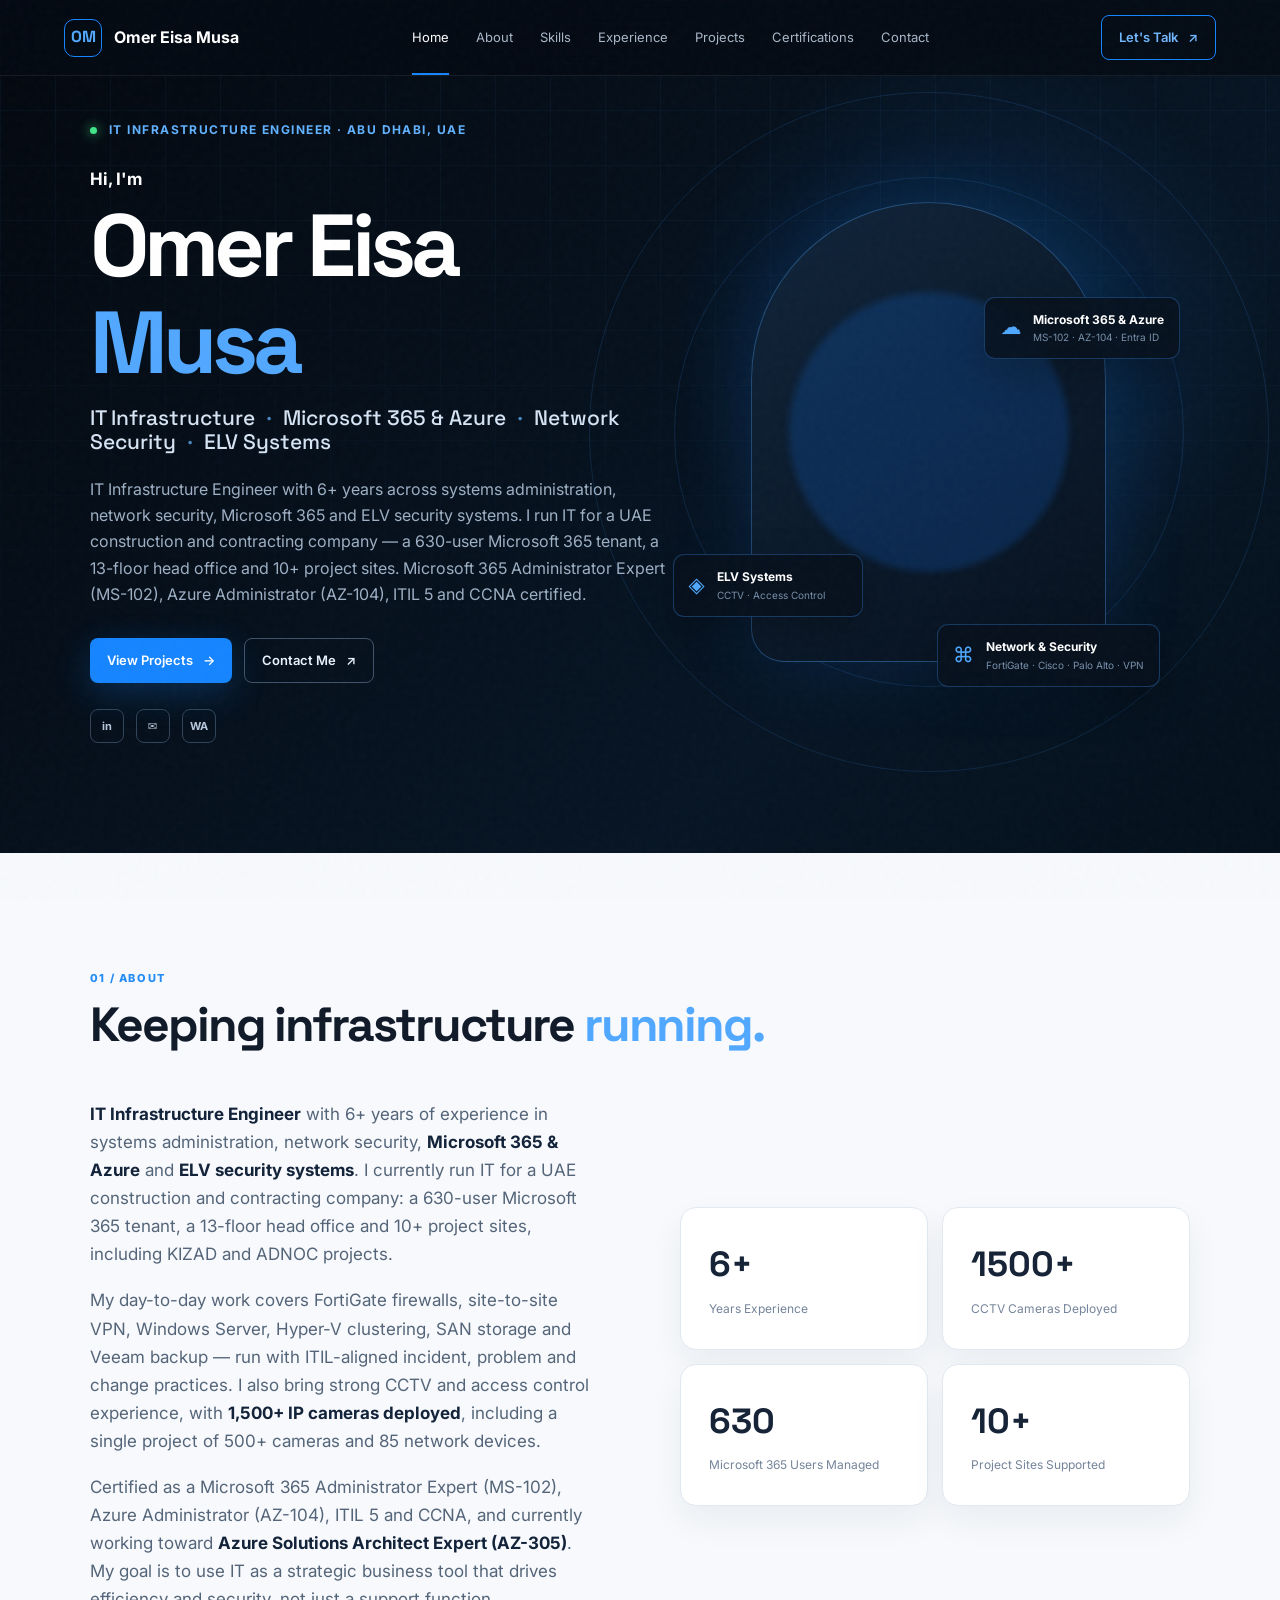
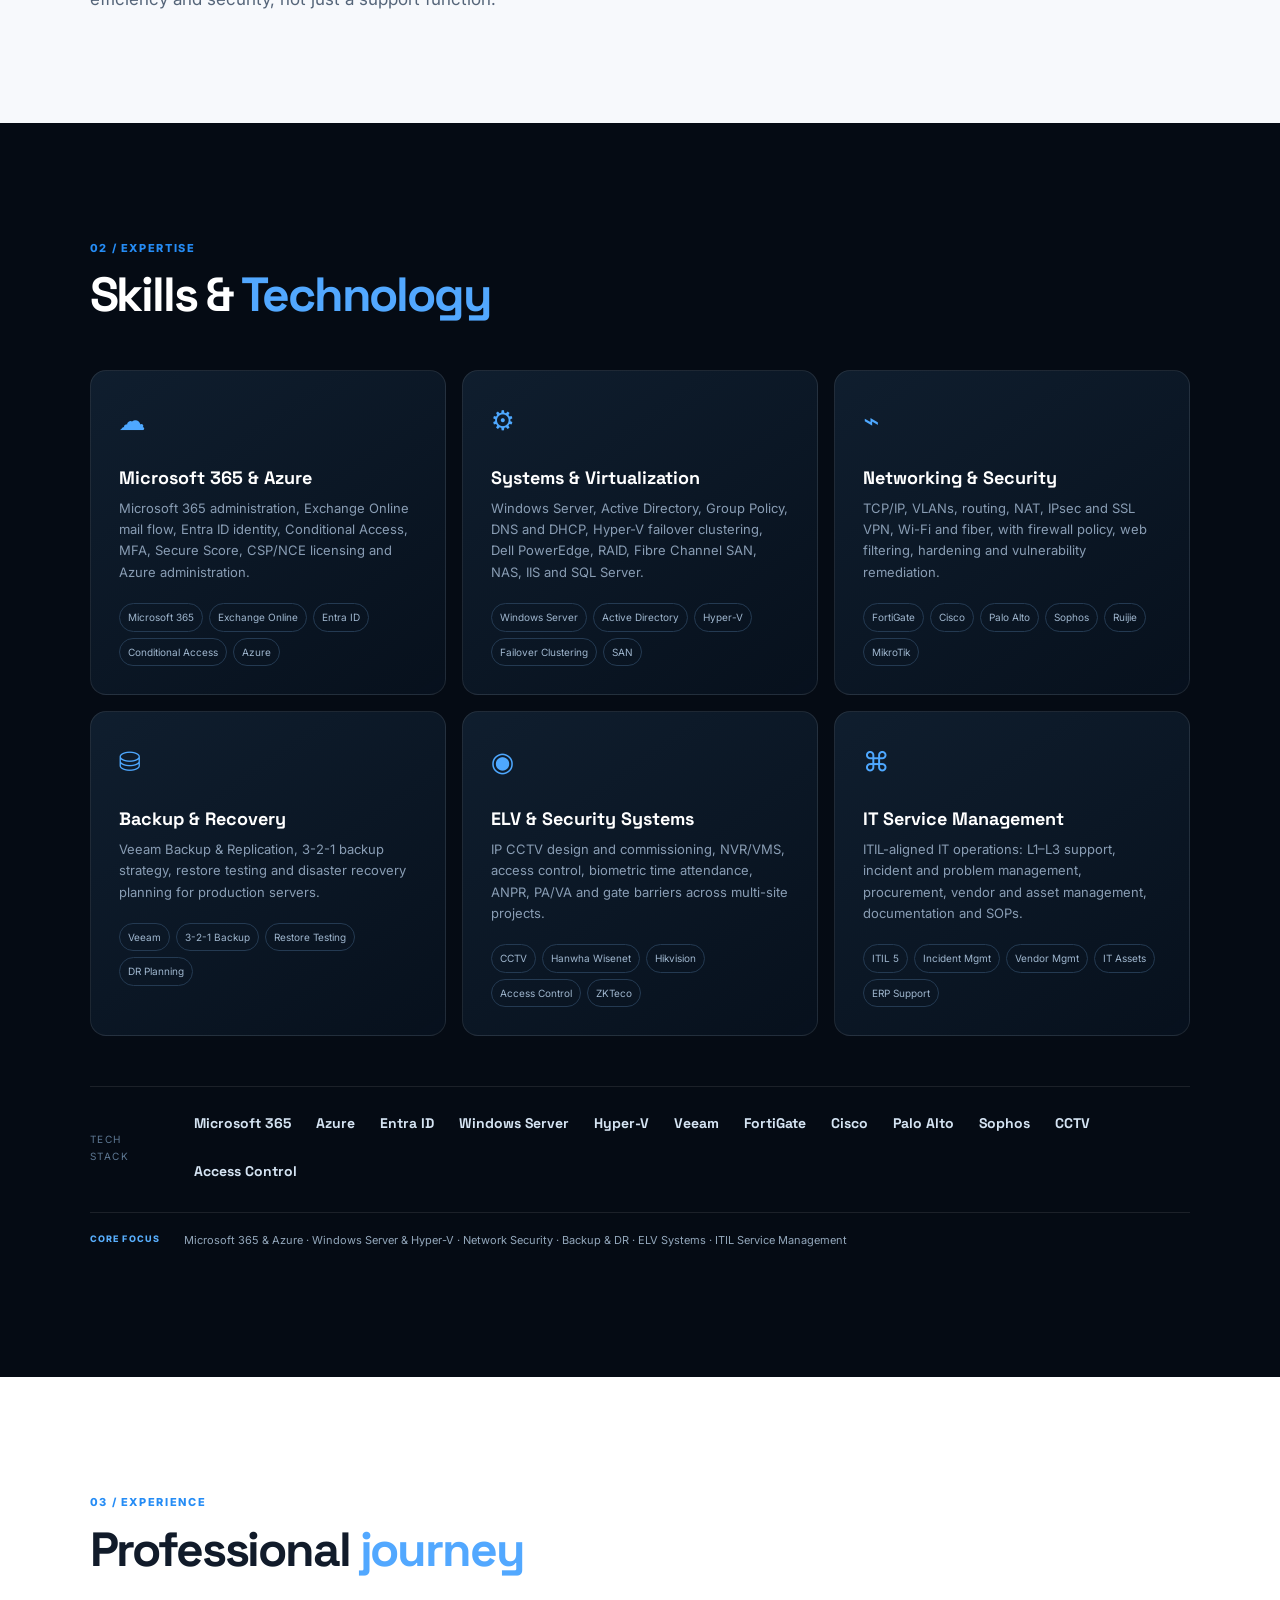
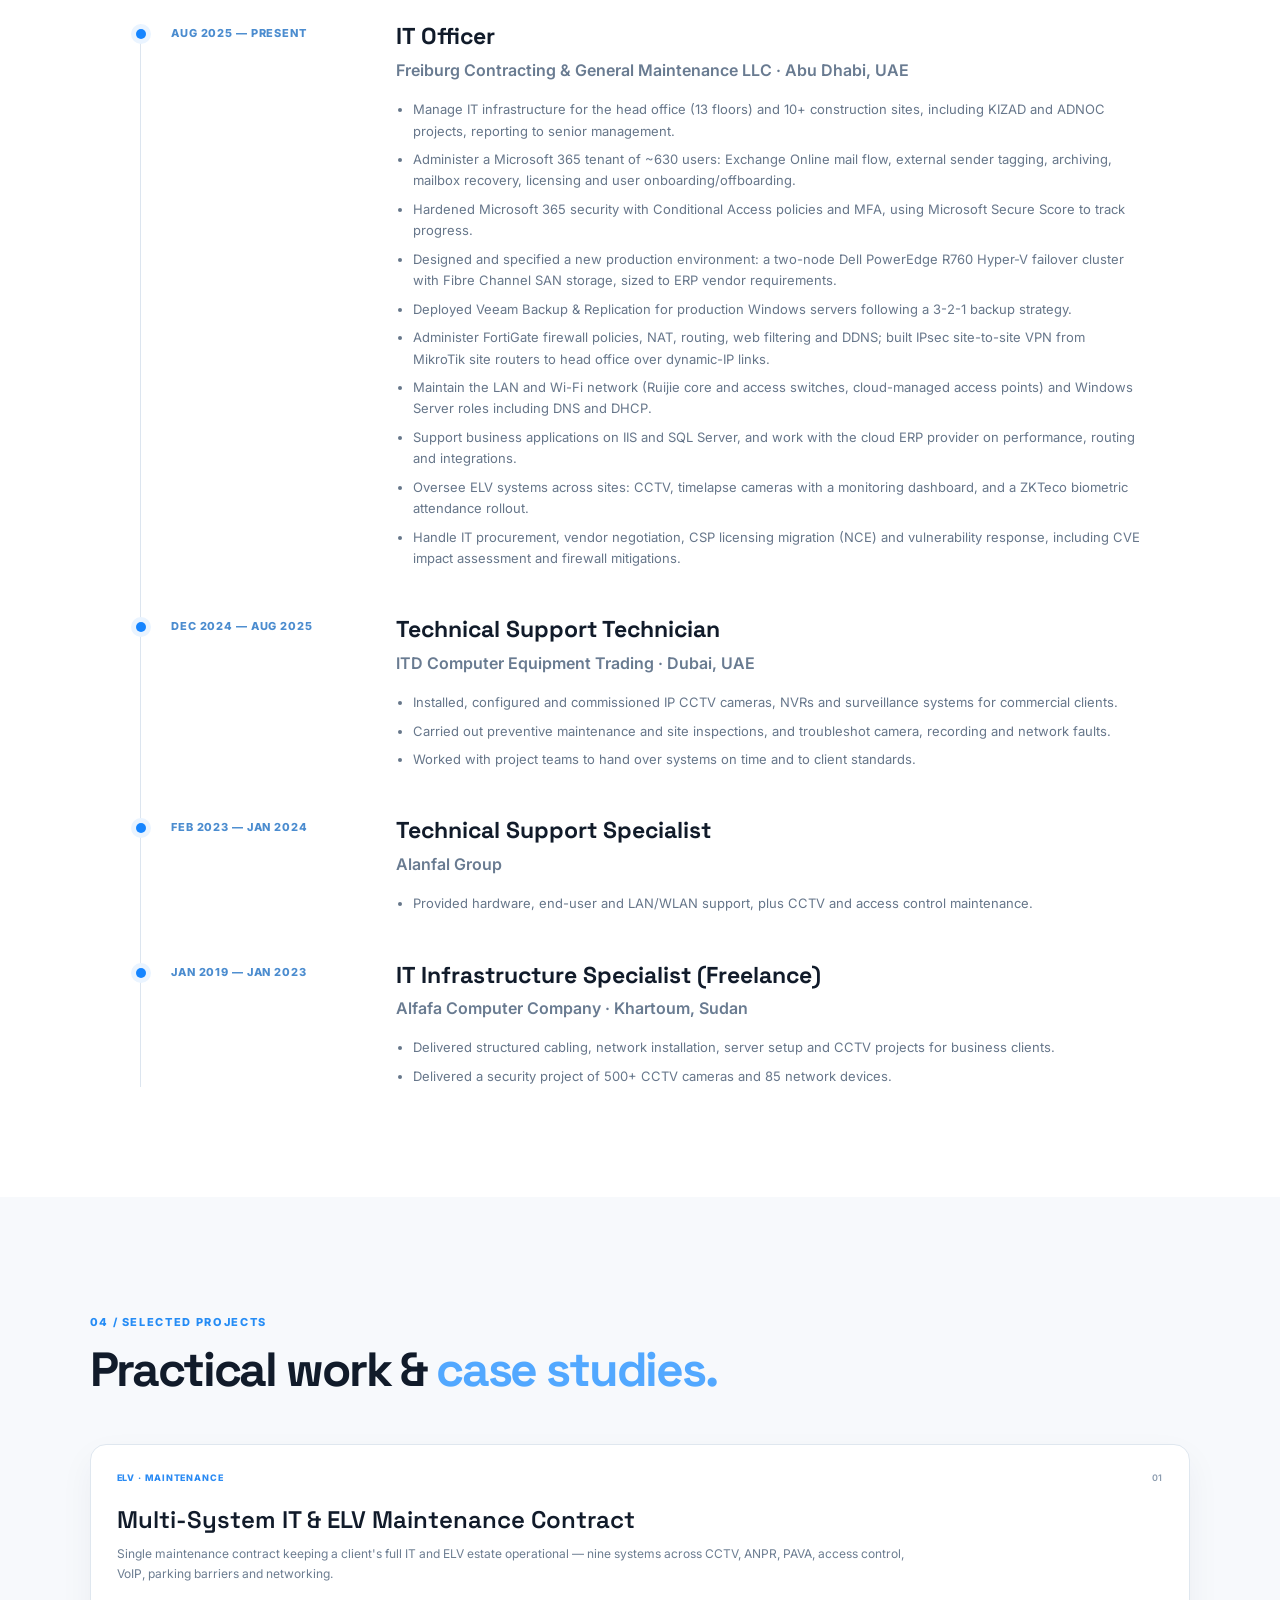
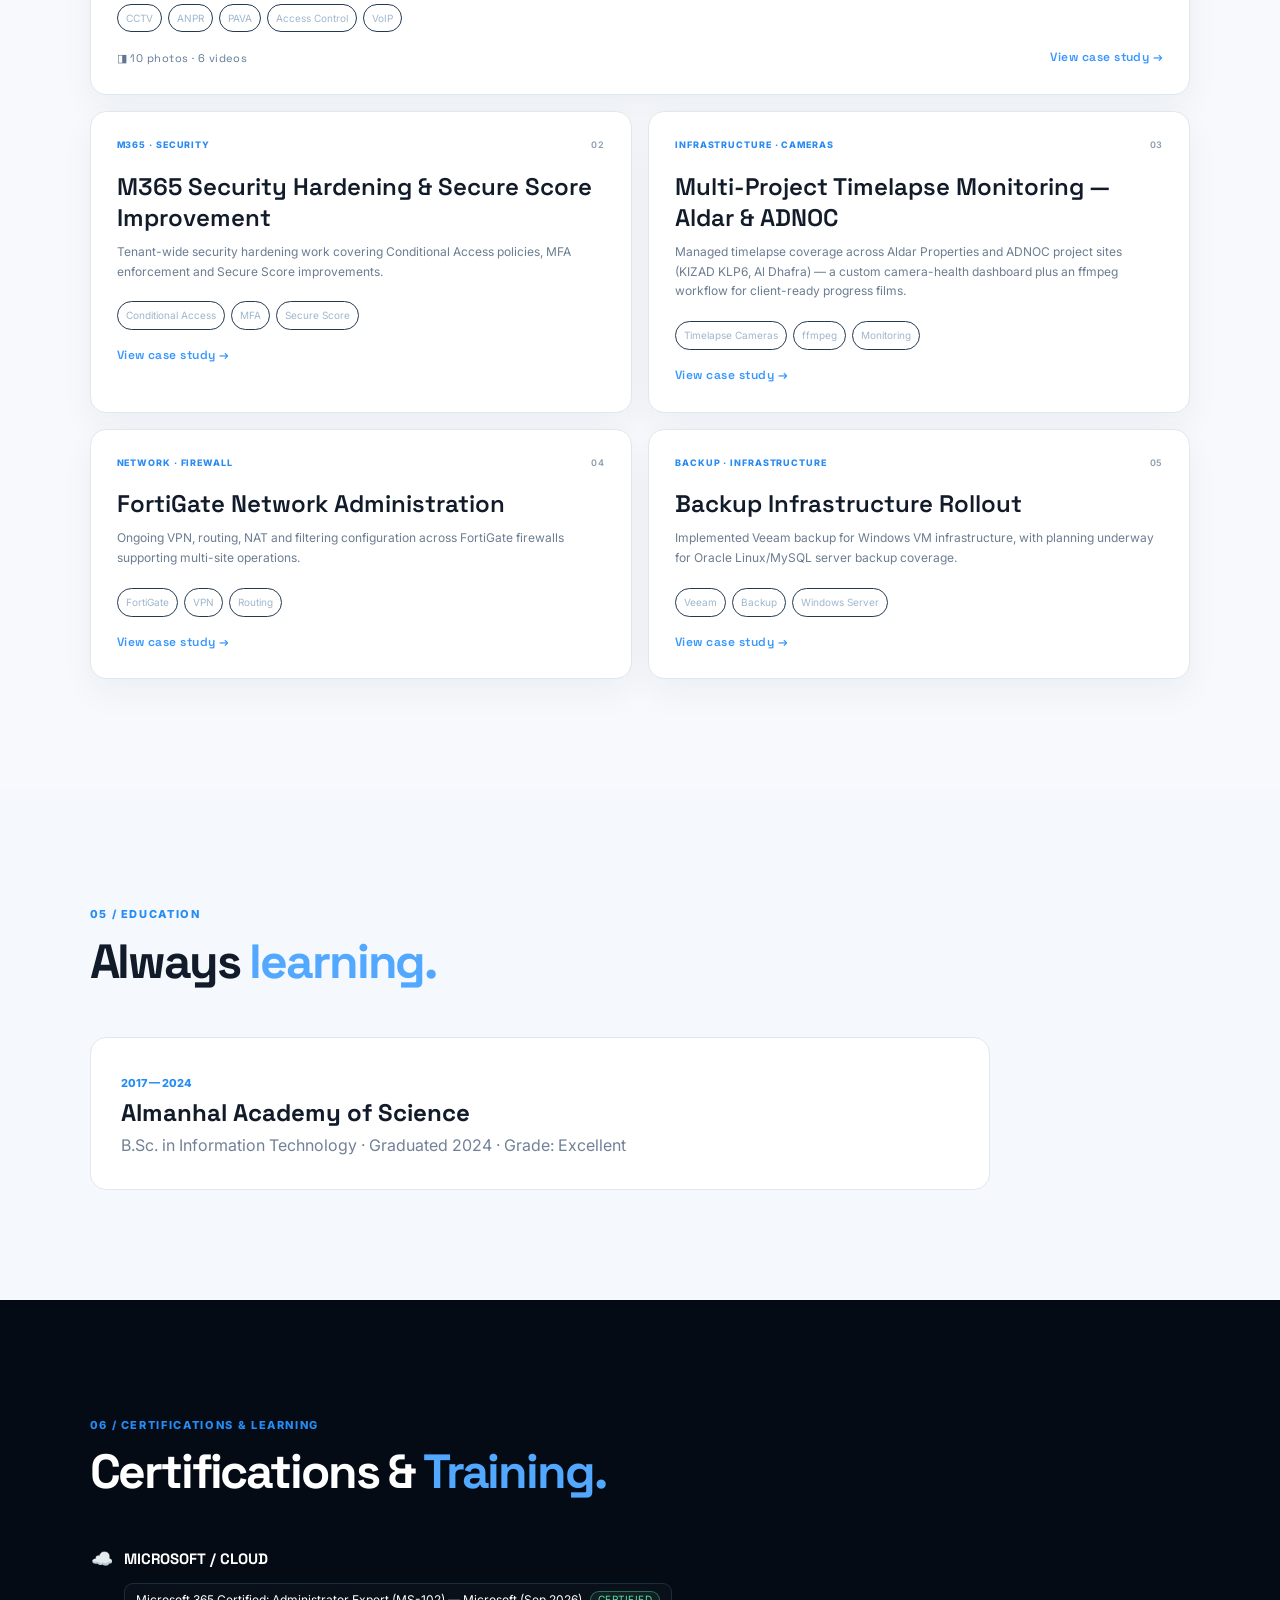
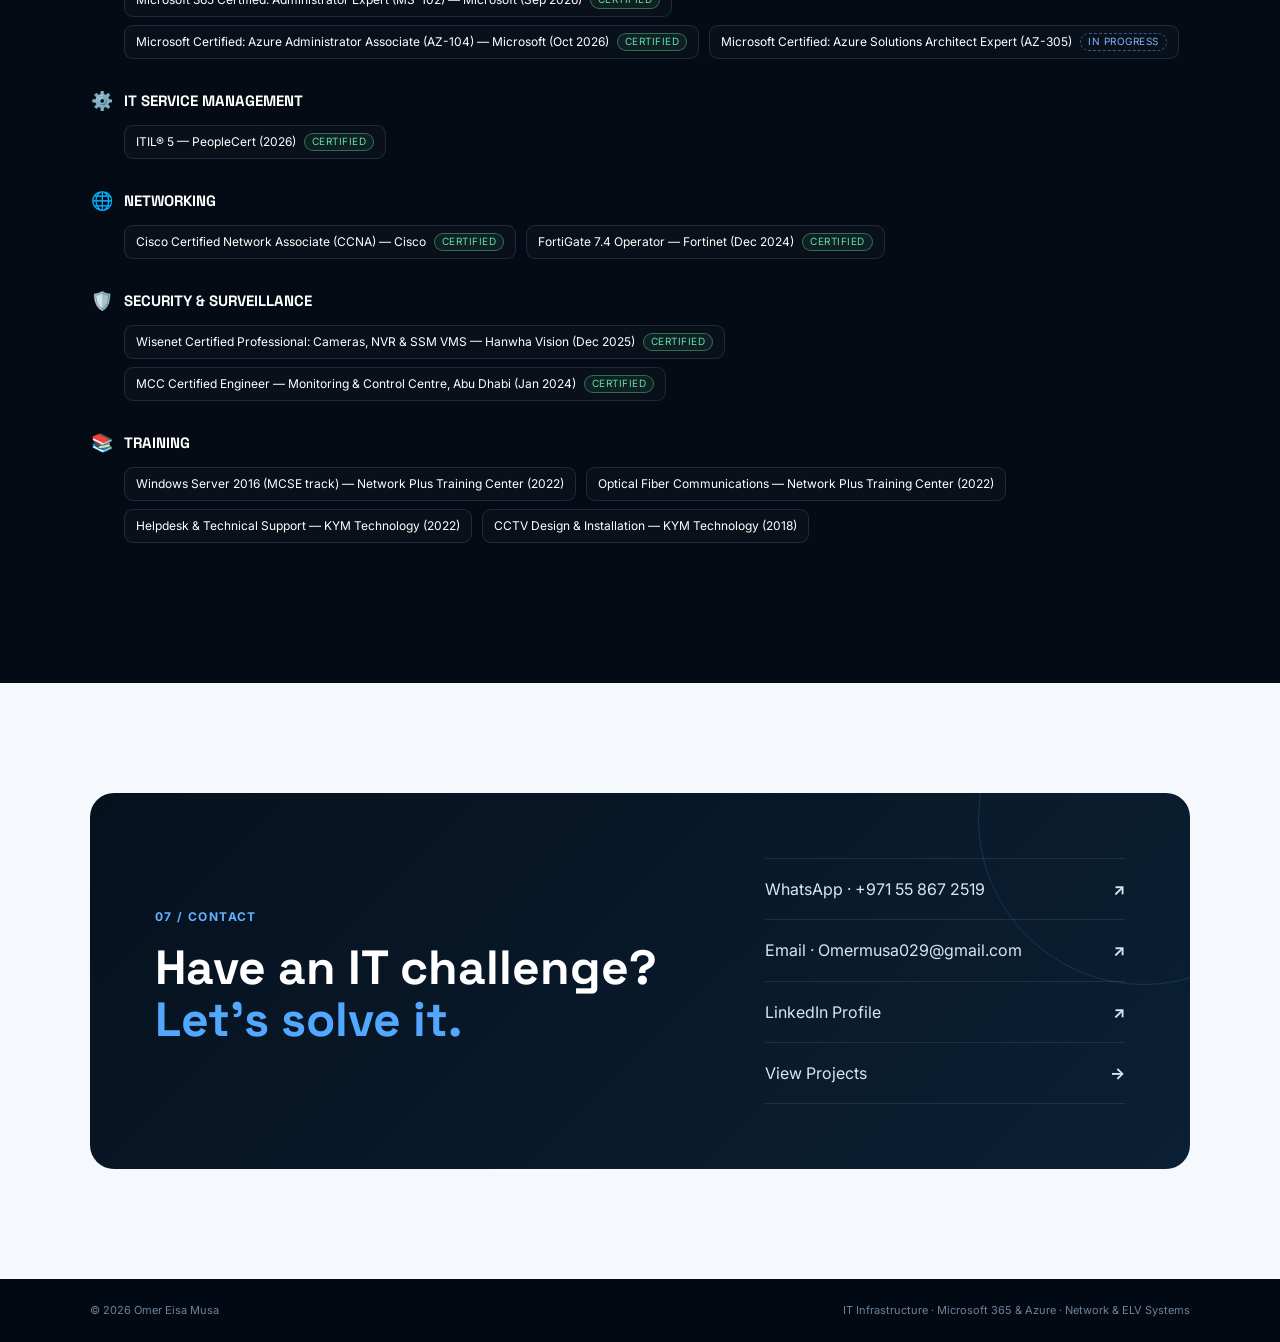
<file: index.html>
<!DOCTYPE html>
<html lang="en">
<head>
  <meta charset="UTF-8">
  <meta name="viewport" content="width=device-width, initial-scale=1.0">
  <meta name="description" content="Portfolio of Omer Eisa Musa — IT Infrastructure Engineer in Abu Dhabi: Microsoft 365 & Azure, Windows Server & Hyper-V, network security and ELV systems. MS-102, AZ-104, ITIL 5 and CCNA certified.">
  <meta name="author" content="Omer Eisa Musa">
  <meta property="og:title" content="Omer Eisa Musa — IT Infrastructure Engineer">
  <meta property="og:description" content="Microsoft 365 & Azure, Windows Server & Hyper-V, FortiGate network security and ELV systems. MS-102 · AZ-104 · ITIL 5 · CCNA.">
  <meta property="og:type" content="website">
  <meta property="og:url" content="https://omer-musa-portifolio.omermusa029.workers.dev/">
  <meta property="og:image" content="https://omer-musa-portifolio.omermusa029.workers.dev/assets/og-card-textonly.jpg">
  <meta property="og:image:width" content="1200">
  <meta property="og:image:height" content="630">
  <meta property="og:image:alt" content="Omer Eisa Musa — IT Infrastructure Engineer, Abu Dhabi">
  <meta name="twitter:card" content="summary_large_image">
  <link rel="canonical" href="https://omer-musa-portifolio.omermusa029.workers.dev/">
  <link rel="icon" href="assets/favicon.svg" type="image/svg+xml">
  <title>Omer Eisa Musa — IT Infrastructure Engineer</title>
  <link rel="preconnect" href="https://fonts.googleapis.com">
  <link rel="preconnect" href="https://fonts.gstatic.com" crossorigin>
  <link href="https://fonts.googleapis.com/css2?family=Inter:wght@400;500;600;700;800&family=Space+Grotesk:wght@500;600;700&display=swap" rel="stylesheet">
  <link rel="stylesheet" href="style.css">
</head>
<body>
  <div class="noise"></div>

  <header class="site-header" id="top">
    <a class="brand" href="#top" aria-label="Omer Eisa Musa">
      <span class="brand-mark">OM</span>
      <span>Omer Eisa Musa</span>
    </a>

    <button class="menu-toggle" aria-label="Open menu" aria-expanded="false">☰</button>

    <nav class="nav" aria-label="Main navigation">
      <a class="active" href="#home">Home</a>
      <a href="#about">About</a>
      <a href="#skills">Skills</a>
      <a href="#experience">Experience</a>
      <a href="#projects">Projects</a>
      <a href="#certifications">Certifications</a>
      <a href="#contact">Contact</a>
    </nav>

    <a class="header-cta" href="#contact">Let's Talk <span>↗</span></a>
  </header>

  <main>
    <section class="hero section" id="home">
      <div class="hero-grid"></div>

      <div class="hero-copy reveal">
        <div class="eyebrow"><span class="pulse"></span> IT Infrastructure Engineer · Abu Dhabi, UAE</div>
        <p class="kicker">Hi, I'm</p>
        <h1>Omer Eisa <span>Musa</span></h1>
        <h2>IT Infrastructure <i>·</i> Microsoft 365 &amp; Azure <i>·</i> Network Security <i>·</i> ELV Systems</h2>
        <p class="hero-text">
          IT Infrastructure Engineer with 6+ years across systems administration, network
          security, Microsoft 365 and ELV security systems. I run IT for a UAE construction and
          contracting company — a 630-user Microsoft 365 tenant, a 13-floor head office and 10+
          project sites. Microsoft 365 Administrator Expert (MS-102), Azure Administrator (AZ-104),
          ITIL 5 and CCNA certified.
        </p>

        <div class="hero-actions">
          <a class="btn primary" href="#projects" id="view-projects-btn">View Projects <span>→</span></a>
          <a class="btn secondary" href="#contact">Contact Me <span>↗</span></a>
        </div>

        <div class="socials">
          <a href="https://www.linkedin.com/in/omer-eisa" target="_blank" rel="noopener" aria-label="LinkedIn">in</a>
          <a href="mailto:Omermusa029@gmail.com" aria-label="Email">✉</a>
          <a href="https://wa.me/971558672519" target="_blank" rel="noopener" aria-label="WhatsApp">WA</a>
        </div>
      </div>

      <div class="hero-visual reveal">
        <div class="orb orb-a"></div>
        <div class="orb orb-b"></div>

        <div class="avatar-placeholder">
        </div>

        <div class="floating-card card-a">
          <span class="icon">☁</span>
          <div><strong>Microsoft 365 &amp; Azure</strong><small>MS-102 · AZ-104 · Entra ID</small></div>
        </div>
        <div class="floating-card card-b">
          <span class="icon">◈</span>
          <div><strong>ELV Systems</strong><small>CCTV · Access Control</small></div>
        </div>
        <div class="floating-card card-c">
          <span class="icon">⌘</span>
          <div><strong>Network & Security</strong><small>FortiGate · Cisco · Palo Alto · VPN</small></div>
        </div>
      </div>
    </section>

    <section class="section about" id="about">
      <div class="section-heading reveal">
        <span>01 / ABOUT</span>
        <h2>Keeping infrastructure <em>running.</em></h2>
      </div>

      <div class="about-grid">
        <div class="about-copy reveal">
          <p>
            <strong>IT Infrastructure Engineer</strong> with 6+ years of experience in systems
            administration, network security, <strong>Microsoft 365 &amp; Azure</strong> and
            <strong>ELV security systems</strong>. I currently run IT for a UAE construction and
            contracting company: a 630-user Microsoft 365 tenant, a 13-floor head office and 10+
            project sites, including KIZAD and ADNOC projects.
          </p>
          <p>
            My day-to-day work covers FortiGate firewalls, site-to-site VPN, Windows Server,
            Hyper-V clustering, SAN storage and Veeam backup — run with ITIL-aligned incident,
            problem and change practices. I also bring strong CCTV and access control experience,
            with <strong>1,500+ IP cameras deployed</strong>, including a single project of
            500+ cameras and 85 network devices.
          </p>
          <p>
            Certified as a Microsoft 365 Administrator Expert (MS-102), Azure Administrator
            (AZ-104), ITIL 5 and CCNA, and currently working toward
            <strong>Azure Solutions Architect Expert (AZ-305)</strong>. My goal is to use IT as a
            strategic business tool that drives efficiency and security, not just a support function.
          </p>
        </div>

        <div class="stats reveal">
          <div class="stat"><strong>6+</strong><span>Years Experience</span></div>
          <div class="stat"><strong>1500+</strong><span>CCTV Cameras Deployed</span></div>
          <div class="stat"><strong>630</strong><span>Microsoft 365 Users Managed</span></div>
          <div class="stat"><strong>10+</strong><span>Project Sites Supported</span></div>
        </div>
      </div>
    </section>

    <section class="section dark-section" id="skills">
      <div class="section-heading reveal">
        <span>02 / EXPERTISE</span>
        <h2>Skills & <em>Technology</em></h2>
      </div>

      <div class="skill-grid">
        <article class="skill-card reveal">
          <div class="skill-icon">☁</div>
          <h3>Microsoft 365 &amp; Azure</h3>
          <p>Microsoft 365 administration, Exchange Online mail flow, Entra ID identity, Conditional Access, MFA, Secure Score, CSP/NCE licensing and Azure administration.</p>
          <div class="tags"><span>Microsoft 365</span><span>Exchange Online</span><span>Entra ID</span><span>Conditional Access</span><span>Azure</span></div>
        </article>

        <article class="skill-card reveal">
          <div class="skill-icon">⚙</div>
          <h3>Systems &amp; Virtualization</h3>
          <p>Windows Server, Active Directory, Group Policy, DNS and DHCP, Hyper-V failover clustering, Dell PowerEdge, RAID, Fibre Channel SAN, NAS, IIS and SQL Server.</p>
          <div class="tags"><span>Windows Server</span><span>Active Directory</span><span>Hyper-V</span><span>Failover Clustering</span><span>SAN</span></div>
        </article>

        <article class="skill-card reveal">
          <div class="skill-icon">⌁</div>
          <h3>Networking &amp; Security</h3>
          <p>TCP/IP, VLANs, routing, NAT, IPsec and SSL VPN, Wi-Fi and fiber, with firewall policy, web filtering, hardening and vulnerability remediation.</p>
          <div class="tags"><span>FortiGate</span><span>Cisco</span><span>Palo Alto</span><span>Sophos</span><span>Ruijie</span><span>MikroTik</span></div>
        </article>

        <article class="skill-card reveal">
          <div class="skill-icon">⛁</div>
          <h3>Backup &amp; Recovery</h3>
          <p>Veeam Backup &amp; Replication, 3-2-1 backup strategy, restore testing and disaster recovery planning for production servers.</p>
          <div class="tags"><span>Veeam</span><span>3-2-1 Backup</span><span>Restore Testing</span><span>DR Planning</span></div>
        </article>

        <article class="skill-card reveal">
          <div class="skill-icon">◉</div>
          <h3>ELV &amp; Security Systems</h3>
          <p>IP CCTV design and commissioning, NVR/VMS, access control, biometric time attendance, ANPR, PA/VA and gate barriers across multi-site projects.</p>
          <div class="tags"><span>CCTV</span><span>Hanwha Wisenet</span><span>Hikvision</span><span>Access Control</span><span>ZKTeco</span></div>
        </article>

        <article class="skill-card reveal">
          <div class="skill-icon">⌘</div>
          <h3>IT Service Management</h3>
          <p>ITIL-aligned IT operations: L1–L3 support, incident and problem management, procurement, vendor and asset management, documentation and SOPs.</p>
          <div class="tags"><span>ITIL 5</span><span>Incident Mgmt</span><span>Vendor Mgmt</span><span>IT Assets</span><span>ERP Support</span></div>
        </article>
      </div>

      <div class="tech-strip reveal">
        <span>TECH STACK</span>
        <div class="tech-list">
          <b>Microsoft 365</b><b>Azure</b><b>Entra ID</b><b>Windows Server</b><b>Hyper-V</b><b>Veeam</b><b>FortiGate</b><b>Cisco</b><b>Palo Alto</b><b>Sophos</b><b>CCTV</b><b>Access Control</b>
        </div>
      </div>

      <div class="focus-line reveal">
        <span>CORE FOCUS</span>
        <p>Microsoft 365 &amp; Azure · Windows Server &amp; Hyper-V · Network Security · Backup &amp; DR · ELV Systems · ITIL Service Management</p>
      </div>
    </section>

    <section class="section experience" id="experience">
      <div class="section-heading reveal">
        <span>03 / EXPERIENCE</span>
        <h2>Professional <em>journey</em></h2>
      </div>

      <div class="timeline">
        <article class="timeline-item reveal">
          <div class="timeline-dot"></div>
          <div class="timeline-meta">AUG 2025 — PRESENT</div>
          <div class="timeline-main">
            <h3>IT Officer</h3>
            <p class="company">Freiburg Contracting &amp; General Maintenance LLC · Abu Dhabi, UAE</p>
            <ul>
              <li>Manage IT infrastructure for the head office (13 floors) and 10+ construction sites, including KIZAD and ADNOC projects, reporting to senior management.</li>
              <li>Administer a Microsoft 365 tenant of ~630 users: Exchange Online mail flow, external sender tagging, archiving, mailbox recovery, licensing and user onboarding/offboarding.</li>
              <li>Hardened Microsoft 365 security with Conditional Access policies and MFA, using Microsoft Secure Score to track progress.</li>
              <li>Designed and specified a new production environment: a two-node Dell PowerEdge R760 Hyper-V failover cluster with Fibre Channel SAN storage, sized to ERP vendor requirements.</li>
              <li>Deployed Veeam Backup &amp; Replication for production Windows servers following a 3-2-1 backup strategy.</li>
              <li>Administer FortiGate firewall policies, NAT, routing, web filtering and DDNS; built IPsec site-to-site VPN from MikroTik site routers to head office over dynamic-IP links.</li>
              <li>Maintain the LAN and Wi-Fi network (Ruijie core and access switches, cloud-managed access points) and Windows Server roles including DNS and DHCP.</li>
              <li>Support business applications on IIS and SQL Server, and work with the cloud ERP provider on performance, routing and integrations.</li>
              <li>Oversee ELV systems across sites: CCTV, timelapse cameras with a monitoring dashboard, and a ZKTeco biometric attendance rollout.</li>
              <li>Handle IT procurement, vendor negotiation, CSP licensing migration (NCE) and vulnerability response, including CVE impact assessment and firewall mitigations.</li>
            </ul>
          </div>
        </article>

        <article class="timeline-item reveal">
          <div class="timeline-dot"></div>
          <div class="timeline-meta">DEC 2024 — AUG 2025</div>
          <div class="timeline-main">
            <h3>Technical Support Technician</h3>
            <p class="company">ITD Computer Equipment Trading · Dubai, UAE</p>
            <ul>
              <li>Installed, configured and commissioned IP CCTV cameras, NVRs and surveillance systems for commercial clients.</li>
              <li>Carried out preventive maintenance and site inspections, and troubleshot camera, recording and network faults.</li>
              <li>Worked with project teams to hand over systems on time and to client standards.</li>
            </ul>
          </div>
        </article>

        <article class="timeline-item reveal">
          <div class="timeline-dot"></div>
          <div class="timeline-meta">FEB 2023 — JAN 2024</div>
          <div class="timeline-main">
            <h3>Technical Support Specialist</h3>
            <p class="company">Alanfal Group</p>
            <ul>
              <li>Provided hardware, end-user and LAN/WLAN support, plus CCTV and access control maintenance.</li>
            </ul>
          </div>
        </article>

        <article class="timeline-item reveal">
          <div class="timeline-dot"></div>
          <div class="timeline-meta">JAN 2019 — JAN 2023</div>
          <div class="timeline-main">
            <h3>IT Infrastructure Specialist (Freelance)</h3>
            <p class="company">Alfafa Computer Company · Khartoum, Sudan</p>
            <ul>
              <li>Delivered structured cabling, network installation, server setup and CCTV projects for business clients.</li>
              <li>Delivered a security project of 500+ CCTV cameras and 85 network devices.</li>
            </ul>
          </div>
        </article>
      </div>
    </section>

    <section class="section" id="projects">
      <div class="section-heading reveal">
        <span>04 / SELECTED PROJECTS</span>
        <h2>Practical work & <em>case studies.</em></h2>
      </div>

      <div class="case-grid">
        <article class="case-card amc-card reveal">
          <div class="amc-slide active" style="background-image:url('assets/projects/amc/NVR_RACK.jpeg')"></div>
          <div class="amc-slide" style="background-image:url('assets/projects/amc/ANPR_SYSTEM.jpeg')"></div>
          <div class="amc-slide" style="background-image:url('assets/projects/amc/LONG_DISTANCE_WIRELESS_SOLUTION.jpeg')"></div>
          <div class="amc-slide" style="background-image:url('assets/projects/amc/PAVA_SYSTEM.jpeg')"></div>
          <div class="amc-slide" style="background-image:url('assets/projects/amc/RETAIL_POS.jpeg')"></div>
          <div class="amc-slide" style="background-image:url('assets/projects/amc/VOIP_SYSTEM.jpeg')"></div>
          <div class="case-top"><span>ELV · MAINTENANCE</span><b>01</b></div>
          <h3>Multi-System IT & ELV Maintenance Contract</h3>
          <p class="case-summary">Single maintenance contract keeping a client's full IT and ELV estate operational — nine systems across CCTV, ANPR, PAVA, access control, VoIP, parking barriers and networking.</p>
          <div class="tags"><span>CCTV</span><span>ANPR</span><span>PAVA</span><span>Access Control</span><span>VoIP</span></div>
          <div class="case-cta"><span class="case-media-badge">◨ 10 photos · 6 videos</span><span class="case-view">View case study →</span></div>
        </article>

        <article class="case-card reveal">
          <div class="case-top"><span>M365 · SECURITY</span><b>02</b></div>
          <h3>M365 Security Hardening & Secure Score Improvement</h3>
          <p class="case-summary">Tenant-wide security hardening work covering Conditional Access policies, MFA enforcement and Secure Score improvements.</p>
          <div class="tags"><span>Conditional Access</span><span>MFA</span><span>Secure Score</span></div>
          <div class="case-cta"><span class="case-view">View case study →</span></div>
        </article>

        <article class="case-card reveal">
          <div class="case-top"><span>INFRASTRUCTURE · CAMERAS</span><b>03</b></div>
          <h3>Multi-Project Timelapse Monitoring — Aldar & ADNOC</h3>
          <p class="case-summary">Managed timelapse coverage across Aldar Properties and ADNOC project sites (KIZAD KLP6, Al Dhafra) — a custom camera-health dashboard plus an ffmpeg workflow for client-ready progress films.</p>
          <div class="tags"><span>Timelapse Cameras</span><span>ffmpeg</span><span>Monitoring</span></div>
          <div class="case-cta"><span class="case-view">View case study →</span></div>
        </article>

        <article class="case-card reveal">
          <div class="case-top"><span>NETWORK · FIREWALL</span><b>04</b></div>
          <h3>FortiGate Network Administration</h3>
          <p class="case-summary">Ongoing VPN, routing, NAT and filtering configuration across FortiGate firewalls supporting multi-site operations.</p>
          <div class="tags"><span>FortiGate</span><span>VPN</span><span>Routing</span></div>
          <div class="case-cta"><span class="case-view">View case study →</span></div>
        </article>

        <article class="case-card reveal">
          <div class="case-top"><span>BACKUP · INFRASTRUCTURE</span><b>05</b></div>
          <h3>Backup Infrastructure Rollout</h3>
          <p class="case-summary">Implemented Veeam backup for Windows VM infrastructure, with planning underway for Oracle Linux/MySQL server backup coverage.</p>
          <div class="tags"><span>Veeam</span><span>Backup</span><span>Windows Server</span></div>
          <div class="case-cta"><span class="case-view">View case study →</span></div>
        </article>
      </div>
    </section>

    <section class="section education">
      <div class="section-heading reveal">
        <span>05 / EDUCATION</span>
        <h2>Always <em>learning.</em></h2>
      </div>

      <div class="education-card reveal">
        <div>
          <span class="year">2017 — 2024</span>
          <h3>Almanhal Academy of Science</h3>
          <p>B.Sc. in Information Technology · Graduated 2024 · Grade: Excellent</p>
        </div>
      </div>
    </section>

    <section class="section dark-section" id="certifications">
      <div class="section-heading reveal">
        <span>06 / CERTIFICATIONS & LEARNING</span>
        <h2>Certifications & <em>Training.</em></h2>
      </div>

      <div class="cert-grid cert-grid-v9">
        <div class="cert-group-v9 reveal">
          <h3 class="cert-group-heading-v9">
            <span class="cert-group-icon-v9">☁️</span>
            <span>MICROSOFT / CLOUD</span>
          </h3>
          <div class="cert-name-list-v9">
            <span class="cert-name-v9">Microsoft 365 Certified: Administrator Expert (MS-102) — Microsoft (Sep 2026) <em class="cert-done">Certified</em></span>
            <span class="cert-name-v9">Microsoft Certified: Azure Administrator Associate (AZ-104) — Microsoft (Oct 2026) <em class="cert-done">Certified</em></span>
            <span class="cert-name-v9">Microsoft Certified: Azure Solutions Architect Expert (AZ-305) <em class="cert-progress">In progress</em></span>
          </div>
        </div>

        <div class="cert-group-v9 reveal">
          <h3 class="cert-group-heading-v9">
            <span class="cert-group-icon-v9">⚙️</span>
            <span>IT SERVICE MANAGEMENT</span>
          </h3>
          <div class="cert-name-list-v9">
            <span class="cert-name-v9">ITIL® 5 — PeopleCert (2026) <em class="cert-done">Certified</em></span>
          </div>
        </div>

        <div class="cert-group-v9 reveal">
          <h3 class="cert-group-heading-v9">
            <span class="cert-group-icon-v9">🌐</span>
            <span>NETWORKING</span>
          </h3>
          <div class="cert-name-list-v9">
            <span class="cert-name-v9">Cisco Certified Network Associate (CCNA) — Cisco <em class="cert-done">Certified</em></span>
            <span class="cert-name-v9">FortiGate 7.4 Operator — Fortinet (Dec 2024) <em class="cert-done">Certified</em></span>
          </div>
        </div>

        <div class="cert-group-v9 reveal">
          <h3 class="cert-group-heading-v9">
            <span class="cert-group-icon-v9">🛡️</span>
            <span>SECURITY &amp; SURVEILLANCE</span>
          </h3>
          <div class="cert-name-list-v9">
            <span class="cert-name-v9">Wisenet Certified Professional: Cameras, NVR &amp; SSM VMS — Hanwha Vision (Dec 2025) <em class="cert-done">Certified</em></span>
            <span class="cert-name-v9">MCC Certified Engineer — Monitoring &amp; Control Centre, Abu Dhabi (Jan 2024) <em class="cert-done">Certified</em></span>
          </div>
        </div>

        <div class="cert-group-v9 reveal">
          <h3 class="cert-group-heading-v9">
            <span class="cert-group-icon-v9">📚</span>
            <span>TRAINING</span>
          </h3>
          <div class="cert-name-list-v9">
            <span class="cert-name-v9">Windows Server 2016 (MCSE track) — Network Plus Training Center (2022)</span>
            <span class="cert-name-v9">Optical Fiber Communications — Network Plus Training Center (2022)</span>
            <span class="cert-name-v9">Helpdesk &amp; Technical Support — KYM Technology (2022)</span>
            <span class="cert-name-v9">CCTV Design &amp; Installation — KYM Technology (2018)</span>
          </div>
        </div>
      </div>
    </section>

    <section class="section contact" id="contact">
      <div class="contact-card reveal">
        <div>
          <span class="eyebrow">07 / CONTACT</span>
          <h2>Have an IT challenge?<br><em>Let's solve it.</em></h2>
        </div>

        <div class="contact-links">
          <a href="https://wa.me/971558672519" target="_blank" rel="noopener"><span>WhatsApp · +971 55 867 2519</span><b>↗</b></a>
          <a href="mailto:Omermusa029@gmail.com"><span>Email · Omermusa029@gmail.com</span><b>↗</b></a>
          <a href="https://www.linkedin.com/in/omer-eisa" target="_blank" rel="noopener"><span>LinkedIn Profile</span><b>↗</b></a>
          <a href="#projects"><span>View Projects</span><b>→</b></a>
        </div>
      </div>
    </section>
  </main>

  <footer>
    <span>© <span id="year"></span> Omer Eisa Musa</span>
    <span>IT Infrastructure · Microsoft 365 &amp; Azure · Network &amp; ELV Systems</span>
  </footer>

  <!-- AMC CASE STUDY MODAL -->
  <div class="cs-overlay" id="cs-amc" role="dialog" aria-modal="true" aria-label="AMC Case Study">
    <div class="cs-modal">
      <div class="cs-hero has-photo">
        <button class="cs-close" aria-label="Close">✕</button>
        <div class="cs-label">ELV · Maintenance · Case Study</div>
        <h2>Multi-System IT &amp; ELV Maintenance Contract</h2>
        <p>Single maintenance contract keeping a client's full IT and ELV estate operational — nine distinct systems across surveillance, access control, public address, VoIP, parking barriers and networking.</p>
        <figure class="cs-hero-photo">
          <img src="assets/projects/amc/ON_SITE.jpg" alt="Omer on site at height, configuring equipment from a boom lift">
        </figure>
        <div class="cs-facts">
          <div class="cs-fact"><span>Role</span>ELV &amp; IT Maintenance Engineer</div>
          <div class="cs-fact"><span>Site</span>UAE — Commercial &amp; Retail</div>
          <div class="cs-fact"><span>Year</span>2025</div>
          <div class="cs-fact"><span>Systems</span>9 active systems</div>
        </div>
      </div>
      <div class="cs-body">
        <h4>Scope of Work</h4>
        <div class="cs-scope">
          <ul>
            <li>IP CCTV — control room, NVR feeds and wireless CCTV into a lift shaft</li>
            <li>ANPR (automatic number-plate recognition) at vehicle entry</li>
            <li>Access control — face-recognition swing barriers and NFC cabinet access</li>
            <li>PAVA public address / voice alarm system</li>
            <li>Gate barriers and gate motors — servicing and fault clearance</li>
            <li>VoIP telephony system</li>
            <li>Retail POS terminals and price checkers</li>
            <li>Long-distance point-to-point wireless link</li>
            <li>Network and server racks — NVR infrastructure and structured cabling</li>
          </ul>
        </div>
        <h4>Result</h4>
        <div class="cs-result">Kept nine live systems reliable under one contract, with fast fault turnaround across surveillance, access, voice and network infrastructure.</div>
        <h4>Site Photos &amp; Walkthroughs</h4>
        <div class="cs-media">
          <div class="cs-tile">
            <img src="assets/projects/amc/NVR_RACK.jpeg" alt="NVR rack — 5 Hikvision recorders with structured cabling" loading="lazy">
            <div class="cs-cap">NVR Rack — Hikvision recorders &amp; structured cabling</div>
          </div>
          <div class="cs-tile">
            <img src="assets/projects/amc/ANPR_SYSTEM.jpeg" alt="ANPR camera installation" loading="lazy">
            <div class="cs-cap">ANPR — number-plate recognition at vehicle entry</div>
          </div>
          <div class="cs-tile">
            <img src="assets/projects/amc/LONG_DISTANCE_WIRELESS_SOLUTION.jpeg" alt="Long-distance wireless link installation" loading="lazy">
            <div class="cs-cap">Long-distance point-to-point wireless link</div>
          </div>
          <div class="cs-tile">
            <img src="assets/projects/amc/PAVA_SYSTEM.jpeg" alt="PAVA public address system rack" loading="lazy">
            <div class="cs-cap">PAVA — public address &amp; voice alarm system</div>
          </div>
          <div class="cs-tile">
            <img src="assets/projects/amc/PAVA.jpeg" alt="PAVA speaker and CCTV camera installation" loading="lazy">
            <div class="cs-cap">PAVA speaker + CCTV at entry point</div>
          </div>
          <div class="cs-tile">
            <img src="assets/projects/amc/VOIP_SYSTEM.jpeg" alt="VoIP handsets unboxed for deployment" loading="lazy">
            <div class="cs-cap">VoIP — handset deployment</div>
          </div>
          <div class="cs-tile">
            <img src="assets/projects/amc/RETAIL_POS.jpeg" alt="Retail POS terminal installation" loading="lazy">
            <div class="cs-cap">Retail POS terminal setup</div>
          </div>
          <div class="cs-tile">
            <img src="assets/projects/amc/RETAIL_POS_2.jpeg" alt="Retail POS counter with checkout lane" loading="lazy">
            <div class="cs-cap">Retail checkout lane — POS integration</div>
          </div>
          <div class="cs-tile">
            <img src="assets/projects/amc/RETAIL_PRICE_CHECKER.jpeg" alt="Retail price checker on shelf unit" loading="lazy">
            <div class="cs-cap">Retail price checker — shelf-mounted</div>
          </div>
          <div class="cs-tile">
            <img src="assets/projects/amc/RETAIL.jpeg" alt="Retail swing barriers being installed" loading="lazy">
            <div class="cs-cap">Retail weighing scale — connected to POS system</div>
          </div>
          <div class="cs-tile">
            <video src="assets/projects/amc/CCTV_CONTROLROOM.mp4" controls preload="metadata" playsinline></video>
            <div class="cs-cap">CCTV control room walkthrough</div>
          </div>
          <div class="cs-tile">
            <video src="assets/projects/amc/SWING_BARRIER_WITH_FACE_RECOGNITION_AND_NFC.mp4" controls preload="metadata" playsinline></video>
            <div class="cs-cap">Face-recognition swing barrier + NFC access</div>
          </div>
          <div class="cs-tile">
            <video src="assets/projects/amc/GATE_BARRIER_MAINTENANCE.mp4" controls preload="metadata" playsinline></video>
            <div class="cs-cap">Gate barrier maintenance</div>
          </div>
          <div class="cs-tile">
            <video src="assets/projects/amc/GATE_MOTOR_MAINTENANCE.mp4" controls preload="metadata" playsinline></video>
            <div class="cs-cap">Gate motor servicing</div>
          </div>
          <div class="cs-tile">
            <video src="assets/projects/amc/NFC_FOR_CABINET_ACCESS.mp4" controls preload="metadata" playsinline></video>
            <div class="cs-cap">NFC cabinet access demo</div>
          </div>
          <div class="cs-tile">
            <video src="assets/projects/amc/WIRELESS_SOLUTION_FOR_CCTV_IN_LIFT.mp4" controls preload="metadata" playsinline></video>
            <div class="cs-cap">Wireless CCTV solution for lift shaft</div>
          </div>
        </div>
      </div>
    </div>
  </div>

  <!-- lightbox -->
  <div class="cs-lb" id="cs-lb"><img id="cs-lb-img" alt=""></div>

  <script src="script.js"></script>
  <script>
  // View Projects → scroll + flash cards
  document.getElementById('view-projects-btn')?.addEventListener('click', () => {
    setTimeout(() => {
      document.querySelectorAll('.case-card').forEach((card, i) => {
        setTimeout(() => {
          card.classList.add('card-flash');
          setTimeout(() => card.classList.remove('card-flash'), 700);
        }, i * 80);
      });
    }, 600);
  });

  // AMC hover slideshow
  const amcCard = document.querySelector('.amc-card');
  if(amcCard){
    const slides = amcCard.querySelectorAll('.amc-slide');
    let idx = 0, timer = null;
    amcCard.addEventListener('mouseenter', () => {
      timer = setInterval(() => {
        slides[idx].classList.remove('active');
        idx = (idx + 1) % slides.length;
        slides[idx].classList.add('active');
      }, 900);
    });
    amcCard.addEventListener('mouseleave', () => {
      clearInterval(timer);
      slides.forEach(s => s.classList.remove('active'));
      idx = 0;
      slides[0].classList.add('active');
    });
  }

  // ── Modal helpers ──
  const amcOverlay = document.getElementById('cs-amc');
  const amcLb      = document.getElementById('cs-lb');
  const amcLbImg   = document.getElementById('cs-lb-img');

  function openModal(el){ el.classList.add('open'); document.body.style.overflow='hidden'; }
  function closeModal(el){ el.classList.remove('open'); document.body.style.overflow=''; }

  // Generic simple modal factory
  function makeModal(title, body){
    const ov = document.createElement('div');
    ov.className = 'cs-overlay';
    ov.innerHTML = `<div class="cs-modal">
      <div class="cs-hero">
        <button class="cs-close" aria-label="Close">✕</button>
        <div class="cs-label">Case Study</div>
        <h2>${title}</h2>
      </div>
      <div class="cs-body">${body}</div>
    </div>`;
    document.body.appendChild(ov);
    ov.querySelector('.cs-close').addEventListener('click', ()=>closeModal(ov));
    ov.addEventListener('click', e=>{ if(e.target===ov) closeModal(ov); });
    return ov;
  }

  // ── Card → modal mapping ──
  const MODALS = {
    'Multi-System IT': amcOverlay,
    'M365 Security': makeModal('M365 Security Hardening & Secure Score',`
      <h4>Overview</h4>
      <div class="cs-scope"><p style="color:#8fa1b7;font-size:14px">Tenant-wide security hardening across the Microsoft 365 environment — tightening identity, email and application security without disrupting daily operations.</p></div>
      <h4>Scope of Work</h4>
      <div class="cs-scope"><ul>
        <li>Conditional Access — geo-blocking, legacy-auth block, enforced MFA for all admins</li>
        <li>MFA rollout across E3/E5 accounts scoped to Entra ID P1 licensing</li>
        <li>Evaluated FIDO2 / passkeys and Token Protection toward Zero Trust</li>
        <li>Exchange Online hardening — mailbox auditing, disabled auto-forwarding, outbound spam alerts, restricted OWA storage providers</li>
        <li>Blocked user add-in installs and tightened Teams meeting policies</li>
        <li>Roadmap defined to reach 70%+ Secure Score via Defender for Office 365 P1</li>
      </ul></div>
      <h4>Result</h4>
      <div class="cs-result">Raised Microsoft Secure Score from a 42% baseline — identity, email and app surface hardened tenant-wide with a costed roadmap to enterprise-grade posture.</div>`),
    'Timelapse': makeModal('Multi-Project Timelapse Monitoring — Aldar & ADNOC',`
      <h4>Overview</h4>
      <div class="cs-scope"><p style="color:#8fa1b7;font-size:14px">Managed construction timelapse coverage across multiple project sites for Aldar Properties and ADNOC — keeping cameras online and delivering client-ready progress films.</p></div>
      <h4>Scope of Work</h4>
      <div class="cs-scope"><ul>
        <li>Managed multi-site timelapse deployments — KIZAD KLP6 and Al Dhafra</li>
        <li>Built a custom maintenance dashboard for camera health and uptime, integrated with the Enlaps Tikee platform</li>
        <li>Automated video production with an ffmpeg workflow merging raw TLC footage into finished films</li>
        <li>Remote diagnostics and fault coordination to minimise downtime and footage gaps</li>
      </ul></div>
      <h4>Result</h4>
      <div class="cs-result">Reliable timelapse coverage across high-profile Aldar and ADNOC sites — consistent client-ready films delivered throughout the construction programme.</div>`),
    'FortiGate': makeModal('FortiGate Network Administration',`
      <h4>Overview</h4>
      <div class="cs-scope"><p style="color:#8fa1b7;font-size:14px">Ongoing FortiGate firewall administration covering VPN, routing, NAT and security filtering across multi-site operations.</p></div>
      <h4>Scope of Work</h4>
      <div class="cs-scope"><ul>
        <li>Configured and maintained site-to-site and remote-access VPN tunnels</li>
        <li>Managed routing, NAT and inter-site network connectivity</li>
        <li>Applied web and content filtering policies across all sites</li>
        <li>Monitored firewall health and tuned security policies to reduce exposure</li>
      </ul></div>
      <h4>Result</h4>
      <div class="cs-result">Stable, secured connectivity maintained across multi-site operations with consistent policy enforcement.</div>`),
    'Backup': makeModal('Backup Infrastructure Rollout',`
      <h4>Overview</h4>
      <div class="cs-scope"><p style="color:#8fa1b7;font-size:14px">Deployed Veeam backup for the Windows VM estate with Oracle Linux / MySQL coverage planned next.</p></div>
      <h4>Scope of Work</h4>
      <div class="cs-scope"><ul>
        <li>Deployed Veeam Backup & Replication for Windows VM infrastructure</li>
        <li>Defined backup schedules, retention policies and recovery testing</li>
        <li>Planning Oracle Linux and MySQL server backup coverage as next phase</li>
      </ul></div>
      <h4>Result</h4>
      <div class="cs-result">Windows VM estate fully protected with scheduled Veeam backups — database coverage in planning.</div>`)
  };

  // Attach click to every card
  document.querySelectorAll('.case-card').forEach(card => {
    const title = card.querySelector('h3')?.textContent || '';
    const key = Object.keys(MODALS).find(k => title.includes(k));
    if(key){
      card.style.cursor = 'pointer';
      card.addEventListener('click', () => openModal(MODALS[key]));
    }
  });

  // ESC closes all
  document.addEventListener('keydown', e => {
    if(e.key === 'Escape'){
      document.querySelectorAll('.cs-overlay.open').forEach(el => closeModal(el));
      amcLb.classList.remove('open');
    }
  });

  // AMC lightbox
  amcOverlay.querySelector('.cs-close').addEventListener('click', ()=>closeModal(amcOverlay));
  amcOverlay.addEventListener('click', e=>{ if(e.target===amcOverlay) closeModal(amcOverlay); });
  amcOverlay.querySelectorAll('img').forEach(img => {
    img.addEventListener('click', ()=>{ amcLbImg.src=img.src; amcLb.classList.add('open'); });
  });
  amcLb.addEventListener('click', ()=>amcLb.classList.remove('open'));
  </script>
</html>
</file>
<file: style.css>
:root{
  --bg:#050b14;--bg2:#081321;--panel:#0d1928;--text:#eef5ff;--muted:#8fa1b7;
  --blue:#1685ff;--blue2:#52a8ff;--line:rgba(255,255,255,.09);--white:#fff;
}
*{box-sizing:border-box;margin:0;padding:0}
html{scroll-behavior:smooth}
body{font-family:Inter,system-ui,sans-serif;background:#f7f9fc;color:#111b2a;line-height:1.65}
a{color:inherit;text-decoration:none}
.noise{position:fixed;inset:0;pointer-events:none;opacity:.025;background-image:url("data:image/svg+xml,%3Csvg viewBox='0 0 160 160' xmlns='http://www.w3.org/2000/svg'%3E%3Cfilter id='n'%3E%3CfeTurbulence type='fractalNoise' baseFrequency='.9' numOctaves='3' stitchTiles='stitch'/%3E%3C/filter%3E%3Crect width='100%25' height='100%25' filter='url(%23n)'/%3E%3C/svg%3E");z-index:20}
.site-header{position:fixed;top:0;left:0;right:0;height:76px;display:flex;align-items:center;justify-content:space-between;padding:0 5%;z-index:10;background:rgba(5,11,20,.78);backdrop-filter:blur(18px);border-bottom:1px solid rgba(255,255,255,.07);color:#fff}
.brand{display:flex;align-items:center;gap:12px;font-weight:700;font-size:16px}
.brand-mark{display:grid;place-items:center;width:38px;height:38px;border:1px solid var(--blue);border-radius:10px;color:var(--blue2);font-family:"Space Grotesk";font-weight:700}
.nav{display:flex;gap:27px;font-size:13px;color:#a9b7c8}
.nav a{padding:27px 0;position:relative}.nav a:hover,.nav a.active{color:#fff}.nav a.active:after{content:"";position:absolute;bottom:0;left:0;right:0;height:2px;background:var(--blue)}
.header-cta,.btn{display:inline-flex;align-items:center;justify-content:center;gap:10px;border-radius:8px;padding:11px 17px;font-size:13px;font-weight:600}
.header-cta{border:1px solid var(--blue);color:#72b8ff}.header-cta:hover{background:var(--blue);color:#fff}
.menu-toggle{display:none;background:none;border:0;color:#fff;font-size:24px}
.section{padding:110px 7%;position:relative}
.hero{min-height:760px;background:radial-gradient(circle at 76% 40%,rgba(12,110,255,.19),transparent 25%),linear-gradient(135deg,#040a12,#071423 70%,#04101d);color:#fff;display:grid;grid-template-columns:1.05fr .95fr;align-items:center;overflow:hidden;padding-top:120px}
.hero-grid{position:absolute;inset:0;background-image:linear-gradient(rgba(65,139,220,.07) 1px,transparent 1px),linear-gradient(90deg,rgba(65,139,220,.07) 1px,transparent 1px);background-size:55px 55px;mask-image:linear-gradient(to bottom,black,transparent)}
.hero-copy{position:relative;z-index:2;max-width:680px}
.eyebrow,.kicker{color:#62b2ff;font-size:12px;font-weight:700;letter-spacing:.12em;text-transform:uppercase}
.pulse{display:inline-block;width:7px;height:7px;border-radius:50%;background:#41e58a;margin-right:8px;box-shadow:0 0 12px #41e58a}
.hero .kicker{margin-top:25px;color:#fff;text-transform:none;letter-spacing:0;font-size:17px}
h1,h2,h3{font-family:"Space Grotesk",sans-serif;line-height:1.1}
h1{font-size:clamp(52px,7vw,88px);letter-spacing:-.05em;margin:5px 0 15px}
h1 span,h2 em{color:var(--blue2);font-style:normal}
.hero h2{font-size:21px;font-weight:500;color:#d6e4f4}.hero h2 i{font-style:normal;color:#4b8ac5;margin:0 7px}
.hero-text{max-width:610px;color:#9eb0c4;margin:23px 0 30px;font-size:16px}
.hero-actions{display:flex;gap:12px}.btn.primary{background:var(--blue);color:#fff;box-shadow:0 10px 35px rgba(22,133,255,.24)}.btn.secondary{border:1px solid #40536b;color:#e9f2ff}.btn.secondary:hover{border-color:var(--blue)}
.socials{display:flex;gap:12px;margin-top:26px}.socials a{display:grid;place-items:center;width:34px;height:34px;border:1px solid #324459;border-radius:8px;font-size:11px;font-weight:700;color:#b7c8dc}
.hero-visual{height:570px;position:relative;display:grid;place-items:center}
.avatar-placeholder{width:355px;height:460px;border-radius:190px 190px 35px 35px;border:1px solid rgba(79,163,255,.35);background:linear-gradient(145deg,#10243a,#07111e);box-shadow:0 0 80px rgba(20,126,255,.15);display:grid;place-items:center;align-content:center;gap:10px;position:relative;overflow:hidden}
.avatar-placeholder:before{content:"";position:absolute;width:280px;height:280px;border-radius:50%;background:rgba(19,124,255,.18);filter:blur(3px)}
.avatar-initials{font-family:"Space Grotesk";font-size:90px;font-weight:700;color:#62b2ff;z-index:1}
.avatar-caption{font-size:10px;letter-spacing:.2em;color:#5f7a97;z-index:1}
.orb{position:absolute;border-radius:50%;border:1px solid rgba(61,153,255,.15)}.orb-a{width:510px;height:510px}.orb-b{width:680px;height:680px}
.floating-card{position:absolute;display:flex;gap:12px;align-items:center;padding:12px 15px;background:rgba(7,17,29,.86);border:1px solid rgba(61,150,255,.3);border-radius:11px;box-shadow:0 15px 40px rgba(0,0,0,.22);backdrop-filter:blur(12px);min-width:190px}
.floating-card .icon{color:#4ea8ff;font-size:21px}.floating-card strong{display:block;font-size:12px}.floating-card small{display:block;color:#7890aa;font-size:10px}.card-a{top:150px;right:10px}.card-b{bottom:100px;left:5px}.card-c{bottom:30px;right:30px}
.section-heading{max-width:750px;margin-bottom:48px}.section-heading>span{font-size:11px;letter-spacing:.15em;font-weight:800;color:#258cf5}.section-heading h2{font-size:48px;letter-spacing:-.04em;margin-top:10px}
.about-grid{display:grid;grid-template-columns:1fr 1fr;gap:80px;align-items:center}.about-copy{font-size:17px;color:#556579}.about-copy p+p{margin-top:18px}.about-copy strong{color:#13233a}
.stats{display:grid;grid-template-columns:1fr 1fr;gap:14px}.stat{padding:28px;border:1px solid #e2e8f0;border-radius:16px;background:#fff;box-shadow:0 15px 35px rgba(18,44,76,.06)}.stat strong{display:block;font-family:"Space Grotesk";font-size:35px;color:#172438}.stat span{font-size:12px;color:#75849a}
.dark-section{background:var(--bg);color:#fff}.dark-section .section-heading h2{color:#fff}.skill-grid{display:grid;grid-template-columns:repeat(4,1fr);gap:16px}.skill-card{padding:28px;border:1px solid var(--line);background:linear-gradient(145deg,rgba(17,32,49,.9),rgba(8,18,31,.85));border-radius:16px;min-height:260px}.skill-icon{font-size:27px;color:#4ea8ff;margin-bottom:24px}.skill-card h3{font-size:18px;margin-bottom:10px}.skill-card p{color:#899db4;font-size:13px}.tags{display:flex;flex-wrap:wrap;gap:6px;margin-top:20px}.tags span{font-size:10px;padding:5px 8px;border:1px solid #243a52;border-radius:99px;color:#9fb6ce}
.tech-strip{margin-top:50px;border-top:1px solid var(--line);padding-top:25px;display:flex;align-items:center;gap:30px}.tech-strip>span{font-size:10px;color:#5e7893;letter-spacing:.15em}.tech-list{display:flex;flex-wrap:wrap;gap:25px;color:#d5e4f3;font-family:"Space Grotesk";font-size:14px}
.experience{background:#fff}.timeline{max-width:1000px;margin:auto}.timeline-item{display:grid;grid-template-columns:190px 1fr;gap:35px;position:relative;padding:0 0 48px 30px;border-left:1px solid #dce5ef}.timeline-item:last-child{padding-bottom:0}.timeline-dot{position:absolute;width:10px;height:10px;border-radius:50%;background:var(--blue);left:-5px;top:5px;box-shadow:0 0 0 5px #eaf4ff}.timeline-meta{font-size:11px;font-weight:800;color:#4b8ccf;letter-spacing:.08em}.timeline-main h3{font-size:23px}.company{color:#697b91;font-weight:600;margin:7px 0 16px}.timeline-main ul{padding-left:17px;color:#66768a;font-size:13px}.timeline-main li+li{margin-top:7px}
.education{background:#f5f8fc}.education-card{display:flex;justify-content:space-between;align-items:center;padding:30px;border:1px solid #e0e7f0;background:#fff;border-radius:16px;max-width:900px}.year{font-size:11px;color:#258cf5;font-weight:800}.education-card h3{font-size:24px;margin:6px 0}.education-card p{color:#728197}.education-card>strong{font-family:"Space Grotesk";font-size:26px}
.cert-grid{display:grid;grid-template-columns:1fr 1fr;gap:12px}.cert-card{display:flex;align-items:center;gap:18px;padding:20px;border:1px solid var(--line);border-radius:13px;background:rgba(255,255,255,.03)}.cert-card>span{display:grid;place-items:center;width:48px;height:48px;border-radius:12px;background:#102d4a;color:#58adff;font-size:11px;font-weight:800}.cert-card h3{font-size:15px}.cert-card p{font-size:12px;color:#8397ad}.small-note{margin-top:22px;color:#637b95;font-size:12px}
.contact{background:#f5f8fc}.contact-card{display:grid;grid-template-columns:1.2fr .8fr;gap:70px;align-items:center;background:linear-gradient(135deg,#06111e,#0b2034);border-radius:24px;padding:65px;color:#fff;overflow:hidden;position:relative}.contact-card:after{content:"";position:absolute;width:330px;height:330px;border:1px solid rgba(74,167,255,.18);border-radius:50%;right:-120px;top:-140px}.contact-card h2{font-size:48px;margin:13px 0}.contact-card p{color:#8ea5bd;max-width:560px}.contact-links{display:flex;flex-direction:column;border-top:1px solid var(--line)}.contact-links a{display:flex;justify-content:space-between;padding:17px 0;border-bottom:1px solid var(--line);color:#d8e6f4}.contact-links a:hover{color:#54acff}
footer{background:#030912;color:#6e8299;padding:22px 7%;display:flex;justify-content:space-between;font-size:11px}
.reveal{opacity:0;transform:translateY(18px);transition:opacity .7s ease,transform .7s ease}.reveal.visible{opacity:1;transform:none}
@media(max-width:950px){
 .nav{display:none;position:absolute;top:76px;left:0;right:0;background:#07101c;padding:20px 7%;flex-direction:column;gap:0;border-bottom:1px solid var(--line)}
 .nav.open{display:flex}.nav a{padding:13px 0}.header-cta{display:none}.menu-toggle{display:block}
 .hero{grid-template-columns:1fr;min-height:auto;padding-top:130px}.hero-visual{height:520px}.hero-copy{max-width:700px}
 .skill-grid{grid-template-columns:1fr 1fr}.about-grid{grid-template-columns:1fr;gap:35px}.contact-card{grid-template-columns:1fr}
}
@media(max-width:620px){
 .section{padding:80px 5%}.site-header{padding:0 5%}.hero{padding-top:120px}.hero h2{font-size:17px}h1{font-size:52px}
 .hero-visual{height:470px}.avatar-placeholder{width:275px;height:370px}.orb-a{width:390px;height:390px}.orb-b{width:500px;height:500px}.floating-card{min-width:160px;padding:9px}..floating-card small{font-size:9px}.card-a{top:125px;right:-15px}.card-b{left:-5px}
 .skill-grid,.cert-grid{grid-template-columns:1fr}.timeline-item{grid-template-columns:1fr;gap:8px}.education-card{display:block}.education-card>strong{display:block;margin-top:20px}.contact-card{padding:35px 25px}.contact-card h2,.section-heading h2{font-size:37px}
 footer{flex-direction:column;gap:8px}
}
/* V2 polish */
.hero{background:radial-gradient(circle at 76% 40%,rgba(22,133,255,.20),transparent 27%),linear-gradient(135deg,#03080f,#071524 70%,#04101b)}
.hero h1{letter-spacing:-.055em}
.section-heading h2{letter-spacing:-.045em}
.skill-card,.stat,.education-card,.cert-card{transition:transform .25s ease,box-shadow .25s ease,border-color .25s ease}
.skill-card:hover,.stat:hover,.education-card:hover,.cert-card:hover{transform:translateY(-4px);box-shadow:0 18px 42px rgba(10,45,80,.10);border-color:rgba(22,133,255,.28)}

.case-grid{display:grid;grid-template-columns:1fr 1fr;gap:16px}
.case-card{background:#fff;border:1px solid #dfe7ef;border-radius:16px;padding:26px;box-shadow:0 14px 34px rgba(17,42,72,.05);transition:.25s}
.case-card:hover{transform:translateY(-4px);border-color:rgba(22,135,255,.35);box-shadow:0 22px 45px rgba(17,42,72,.10)}
.case-card.featured{grid-column:1/-1;background:linear-gradient(145deg,#071321,#0a1d30);color:#fff;border-color:#17344e}
.case-top{display:flex;justify-content:space-between;gap:20px;font-size:9px;font-weight:800;letter-spacing:.1em;color:#2b8bf3}
.featured .case-top{color:#63b4ff}
.case-top b{font-weight:600;color:#8b9caf}
.case-card h3{font:600 24px "Space Grotesk";margin:18px 0 9px}
.case-summary{font-size:12px;color:#6c7d91;max-width:800px}
.featured .case-summary{color:#91a6bb}
.case-flow{display:grid;grid-template-columns:repeat(3,1fr);gap:13px;margin-top:23px}
.case-flow>div{padding-top:14px;border-top:1px solid #e3eaf1}
.featured .case-flow>div{border-color:rgba(255,255,255,.11)}
.case-flow small{font-size:8px;font-weight:800;letter-spacing:.12em;color:#2c8ff5}
.case-flow p{font-size:11px;color:#718196;margin:7px 0 0}
.featured .case-flow p{color:#91a6bb}
.case-tags{display:flex;flex-wrap:wrap;gap:6px;margin-top:20px}
.case-tags i{font-style:normal;font-size:9px;padding:5px 8px;border-radius:99px;border:1px solid #dbe4ed;color:#62758b}
.featured .case-tags i{border-color:#29465f;color:#a7bdd1}
.project-note{margin-top:22px;padding:16px 18px;border-left:3px solid #2c90f5;background:#eaf4ff;color:#607188;font-size:11px}
.project-note strong{color:#18314d}
@media(max-width:700px){.case-grid{grid-template-columns:1fr}.case-card.featured{grid-column:auto}.case-flow{grid-template-columns:1fr}}

/* V4 recruiter-focused polish */
.focus-line{display:flex;gap:24px;align-items:center;margin-top:28px;padding:18px 0;border-top:1px solid rgba(255,255,255,.09)}
.focus-line span{font-size:9px;font-weight:800;letter-spacing:.13em;color:#58aefc;white-space:nowrap}
.focus-line p{margin:0;font-size:11px;color:#93a7bb;line-height:1.7}
@media(max-width:700px){.focus-line{display:block}.focus-line p{margin-top:8px}}

/* Profile photo */
.avatar-photo {
  position: relative;
  z-index: 2;
  width: 100%;
  height: 100%;
  object-fit: cover;
  object-position: center top;
  display: block;
}

.avatar-placeholder:before {
  z-index: 1;
}

/* V9 — Certifications only */

#certifications .cert-grid {
  display: block;
}

#certifications .cert-group-v9 {
  margin: 0 0 30px;
}

#certifications .cert-group-heading-v9 {
  display: flex;
  align-items: center;
  gap: 10px;
  margin: 0 0 12px;
  padding: 0;
  background: transparent;
  border: 0;
  box-shadow: none;
  color: inherit;
  font-size: 15px;
  line-height: 1.35;
  font-weight: 700;
  letter-spacing: 0;
}

#certifications .cert-group-icon-v9 {
  display: inline-flex;
  align-items: center;
  justify-content: center;
  width: 24px;
  height: 24px;
  flex: 0 0 24px;
  font-size: 18px;
  line-height: 1;
}

#certifications .cert-name-list-v9 {
  display: flex;
  flex-wrap: wrap;
  gap: 8px 10px;
  margin: 0;
  padding: 0 0 0 34px;
}

#certifications .cert-name-v9 {
  display: inline-flex;
  align-items: center;
  min-height: 34px;
  padding: 7px 11px;
  border: 1px solid rgba(120,185,244,.16);
  border-radius: 9px;
  background: rgba(255,255,255,.025);
  color: inherit;
  text-decoration: none;
  font-size: 12px;
  line-height: 1.35;
  transition:
    transform .18s ease,
    border-color .18s ease,
    background .18s ease,
    box-shadow .18s ease;
}

#certifications .cert-name-v9:hover {
  transform: translateY(-2px);
  border-color: rgba(22,133,255,.55);
  background: rgba(22,133,255,.06);
  box-shadow: 0 6px 18px rgba(0,0,0,.12);
}

@media (max-width:620px) {

  #certifications .cert-group-v9 {
    margin-bottom: 26px;
  }

  #certifications .cert-name-list-v9 {
    padding-left: 0;
  }

  #certifications .cert-name-v9 {
    width: 100%;
  }

}

/* Fix hero floating cards layering */
.hero-visual {
  z-index: 3;
}

.avatar-placeholder {
  z-index: 1;
}

.floating-card {
  z-index: 10;
}

.floating-card strong,
.floating-card small {
  white-space: nowrap;
}

/* V6 — mobile hero layout + certification filters */
.cert-filters{display:flex;flex-wrap:wrap;gap:8px;margin:-18px 0 20px}
.cert-filter{border:1px solid #28425d;background:rgba(255,255,255,.03);color:#8fa7be;border-radius:999px;padding:7px 12px;font:600 11px Inter,sans-serif;cursor:pointer}
.cert-filter:hover,.cert-filter.active{border-color:#1685ff;background:#1685ff;color:#fff}
.credly-link{display:flex;align-items:center;gap:14px;margin-top:14px;padding:16px 20px;border:1px solid #28425d;border-radius:13px;background:rgba(255,255,255,.035);color:#dbe9f7}
.credly-link:hover{border-color:#1685ff}
.credly-mark{display:grid;place-items:center;width:42px;height:42px;border-radius:10px;background:#102d4a;font-size:20px}
.credly-link strong{display:block;font-size:14px}
.credly-link small{display:block;color:#8298ae;font-size:11px;margin-top:2px}

@media(max-width:620px){
  .hero-visual{height:555px;display:block;position:relative}
  .avatar-placeholder{position:absolute;left:50%;top:175px;transform:translateX(-50%);z-index:2}
  .hero-visual .orb{z-index:1}
  .floating-card{z-index:5;min-width:150px}
  .floating-card .icon{font-size:17px}
  .floating-card strong{font-size:10px}
  .floating-card small{font-size:8px}
  .card-a{top:8px;right:4px}
  .card-b{top:70px;left:4px;bottom:auto}
  .card-c{top:132px;right:4px;bottom:auto}
  .cert-filters{gap:6px;margin:-12px 0 18px}
  .cert-filter{padding:6px 10px;font-size:10px}
  .credly-link{margin-top:12px}
}

/* nav profile avatar — circular with blue ring */
.brand-avatar{width:38px;height:38px;border-radius:50%;object-fit:cover;object-position:center;border:2px solid var(--blue);box-shadow:0 0 0 2px rgba(22,133,255,.18);flex:0 0 auto}

/* status pills — In Planning (featured card) + In progress (certs) */
.case-status{display:inline-block;font-family:"Space Grotesk";font-size:11px;font-weight:600;letter-spacing:.06em;text-transform:uppercase;color:#a9bcda;border:1px dashed rgba(150,170,200,.55);border-radius:20px;padding:2px 10px;margin-left:10px;vertical-align:middle}
.cert-progress{font-style:normal;font-size:10px;letter-spacing:.05em;text-transform:uppercase;color:#7fb0ff;border:1px dashed rgba(82,168,255,.5);border-radius:20px;padding:1px 7px;margin-left:8px;white-space:nowrap}

/* ===== AMC CASE STUDY MODAL ===== */
.cs-overlay{position:fixed;inset:0;background:rgba(3,7,14,.9);backdrop-filter:blur(6px);z-index:100;display:none;align-items:flex-start;justify-content:center;padding:32px 16px;overflow-y:auto}
.cs-overlay.open{display:flex}
.cs-modal{background:#0b1623;border:1px solid rgba(255,255,255,.09);border-radius:20px;max-width:960px;width:100%;overflow:hidden;animation:csrise .25s ease}
@keyframes csrise{from{opacity:0;transform:translateY(16px)}to{opacity:1;transform:none}}
.cs-hero{background:linear-gradient(160deg,#0d2040,#071018);padding:32px 36px 28px;border-bottom:1px solid rgba(255,255,255,.08);position:relative}
.cs-hero .cs-close{position:absolute;top:22px;right:22px;background:rgba(255,255,255,.07);border:1px solid rgba(255,255,255,.12);color:#fff;width:36px;height:36px;border-radius:9px;cursor:pointer;font-size:18px;line-height:1;display:grid;place-items:center}
.cs-hero .cs-close:hover{border-color:var(--blue)}
.cs-label{font-family:"Space Grotesk";font-size:11px;letter-spacing:.18em;text-transform:uppercase;color:var(--blue2)}
.cs-hero h2{font-size:clamp(20px,3vw,28px);margin:.3em 0 .5em;color:#fff;font-family:"Space Grotesk"}
.cs-hero p{color:#8fa1b7;max-width:72ch;font-size:14.5px}
.cs-facts{display:flex;flex-wrap:wrap;gap:24px;margin-top:20px;padding-top:20px;border-top:1px solid rgba(255,255,255,.07)}
.cs-fact{font-size:12px;font-family:"Space Grotesk"}
.cs-fact span{display:block;font-size:10px;letter-spacing:.1em;text-transform:uppercase;color:#5e7893;margin-bottom:3px}
.cs-body{padding:28px 36px 36px}
.cs-body h4{font-family:"Space Grotesk";font-size:11px;letter-spacing:.16em;text-transform:uppercase;color:var(--blue);margin:28px 0 14px}
.cs-body h4:first-child{margin-top:0}
.cs-scope ul{padding-left:18px;color:#8fa1b7;font-size:14px}
.cs-scope li{margin:6px 0}
.cs-result{color:#8fa1b7;font-size:14px;background:rgba(22,133,255,.07);border:1px solid rgba(22,133,255,.2);border-radius:12px;padding:16px 18px}

/* media grid */
.cs-media{display:grid;grid-template-columns:repeat(auto-fill,minmax(220px,1fr));gap:14px}
.cs-tile{border:1px solid rgba(255,255,255,.08);border-radius:12px;overflow:hidden;background:#0d1f32}
.cs-tile video{width:100%;display:block;aspect-ratio:16/9;object-fit:cover;background:#000}
.cs-tile img{width:100%;display:block;aspect-ratio:4/3;object-fit:cover;cursor:zoom-in}
.cs-cap{padding:9px 12px;font-size:12px;color:#7a9ab5;font-family:"Space Grotesk";letter-spacing:.02em}

/* lightbox */
.cs-lb{position:fixed;inset:0;background:rgba(0,0,0,.93);z-index:200;display:none;align-items:center;justify-content:center;padding:20px}
.cs-lb.open{display:flex}
.cs-lb img{max-width:100%;max-height:100%;border-radius:10px}

/* make case card clickable */
.case-card{cursor:pointer;transition:transform .18s ease,box-shadow .18s ease}
.case-card:hover{transform:translateY(-3px);box-shadow:0 16px 40px -20px rgba(22,133,255,.3)}

/* card click hints */
.case-cta{display:flex;align-items:center;justify-content:space-between;margin-top:16px;flex-wrap:wrap;gap:8px}
.case-view{font-family:"Space Grotesk";font-size:12px;font-weight:600;color:var(--blue);letter-spacing:.04em;opacity:.85}
.case-card:hover .case-view{opacity:1}
.case-media-badge{font-family:"Space Grotesk";font-size:11px;color:#5e7893;letter-spacing:.04em}

/* card flash when "View Projects" clicked */
@keyframes cardflash{0%{border-color:var(--blue);box-shadow:0 0 0 3px rgba(22,133,255,.35)}100%{border-color:transparent;box-shadow:none}}
.card-flash{animation:cardflash .7s ease forwards}

/* ── hover photo peek ── */
.case-card{position:relative;overflow:hidden}
.card-peek{position:absolute;inset:0;display:grid;grid-template-columns:repeat(3,1fr);gap:3px;opacity:0;transition:opacity .3s ease;pointer-events:none;z-index:0}
.card-peek img{width:100%;height:100%;object-fit:cover;filter:brightness(.45)}
.card-peek::after{content:"";position:absolute;inset:0;background:linear-gradient(to bottom,rgba(5,11,20,.15) 0%,rgba(5,11,20,.82) 100%)}
.case-card:hover .card-peek{opacity:1}
.case-card .case-top,.case-card h3,.case-card .case-summary,.case-card p.case-summary,.case-card .tags,.case-card .case-cta{position:relative;z-index:1}

/* slideshow peek for amc (single image cycling) */
.case-card.amc-card{overflow:hidden}
.amc-slide{position:absolute;inset:0;background-size:cover;background-position:center;opacity:0;transition:opacity .6s ease;z-index:0;filter:brightness(.38)}
.case-card.amc-card:hover .amc-slide.active{opacity:1}

.cert-done{font-style:normal;font-size:10px;letter-spacing:.05em;text-transform:uppercase;color:#5fe0a4;border:1px solid rgba(80,214,150,.45);background:rgba(80,214,150,.08);border-radius:20px;padding:1px 7px;margin-left:8px;white-space:nowrap}
@media(min-width:951px){.skill-grid{grid-template-columns:repeat(3,1fr)}}
@media(min-width:701px){.case-card.amc-card{grid-column:1/-1}}

/* AMC case study — on-site photo in header */
.cs-hero-photo{margin:20px 0 0;max-width:280px;position:relative;border-radius:12px;overflow:hidden;border:1px solid rgba(120,185,244,.25);box-shadow:0 10px 30px rgba(0,0,0,.35)}
.cs-hero-photo img{display:block;width:100%;aspect-ratio:10/7;object-fit:cover;cursor:zoom-in}
@media(min-width:761px){
  .cs-hero.has-photo .cs-label,.cs-hero.has-photo h2,.cs-hero.has-photo p{max-width:calc(100% - 240px)}
  .cs-hero-photo{position:absolute;top:24px;right:72px;width:170px;margin:0}
  .cs-hero.has-photo{min-height:180px}
}
.cs-fact{color:#dbe7f3}
</file>
